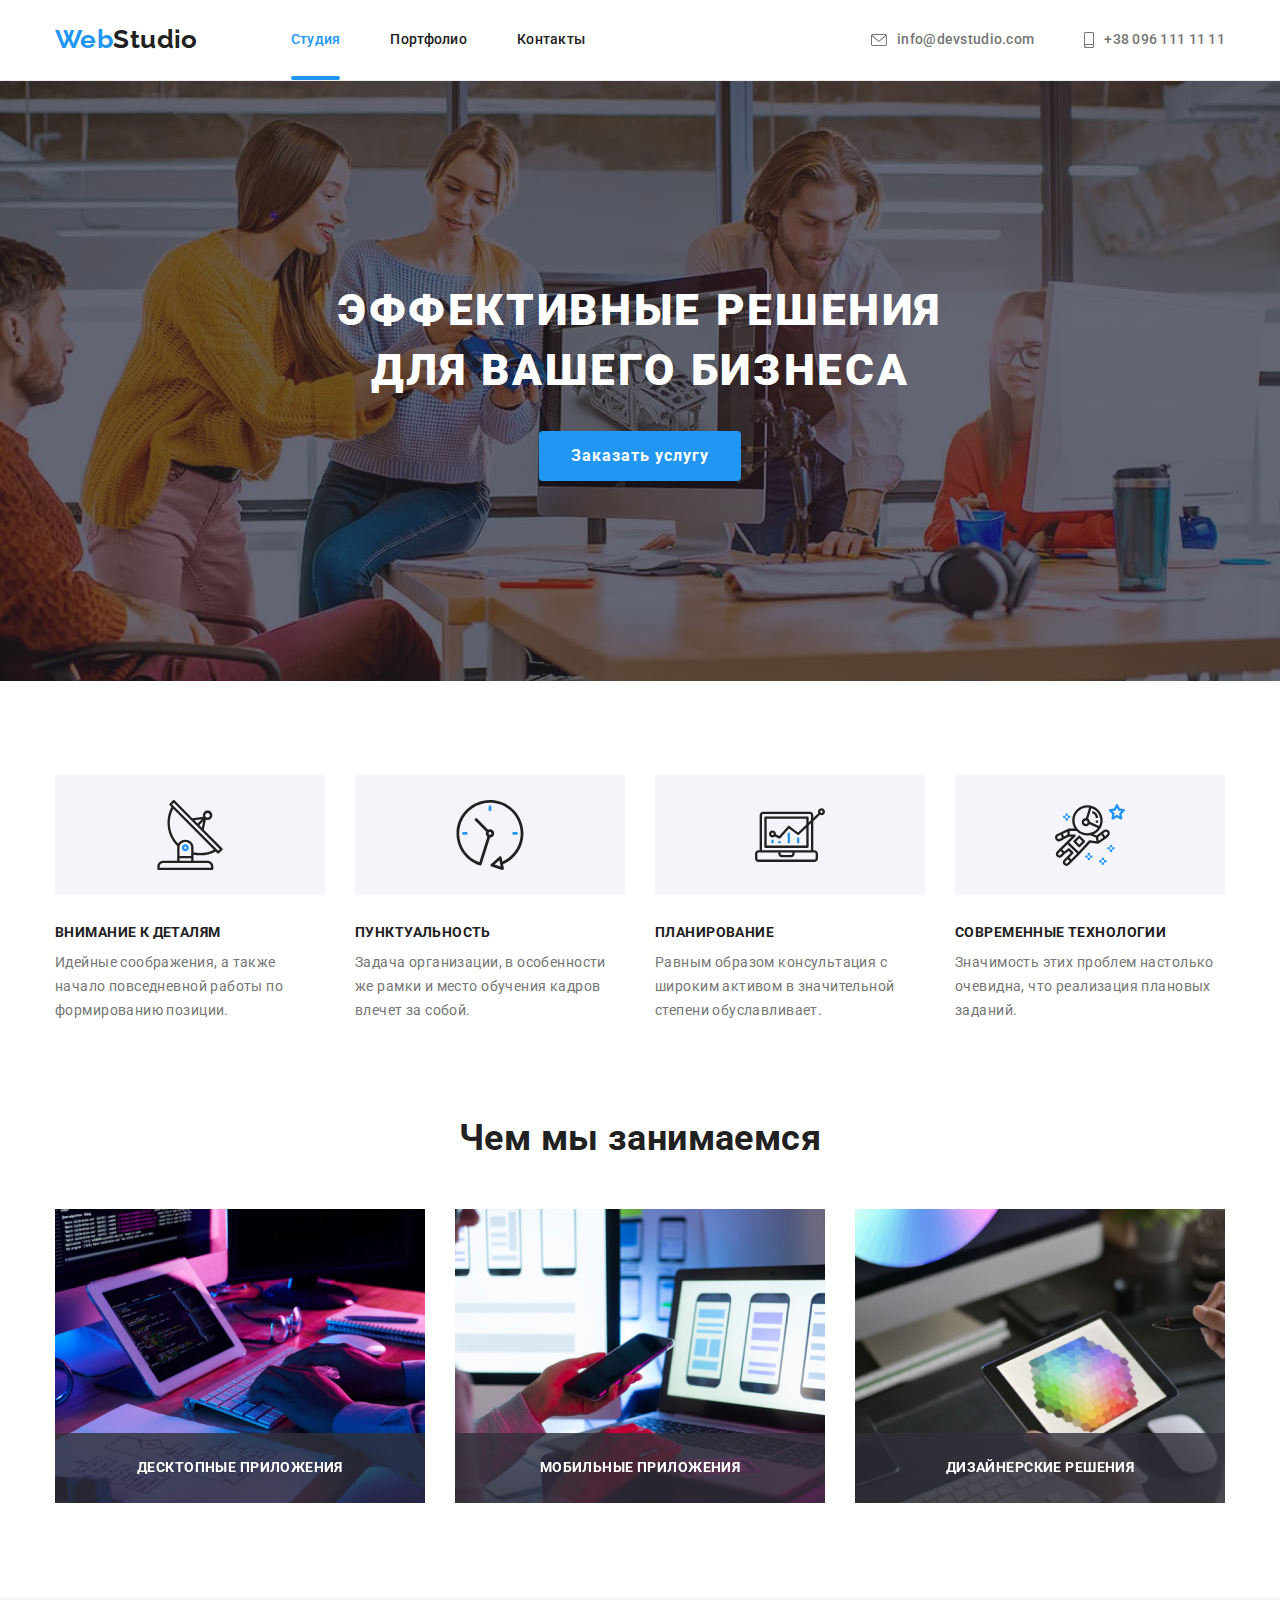
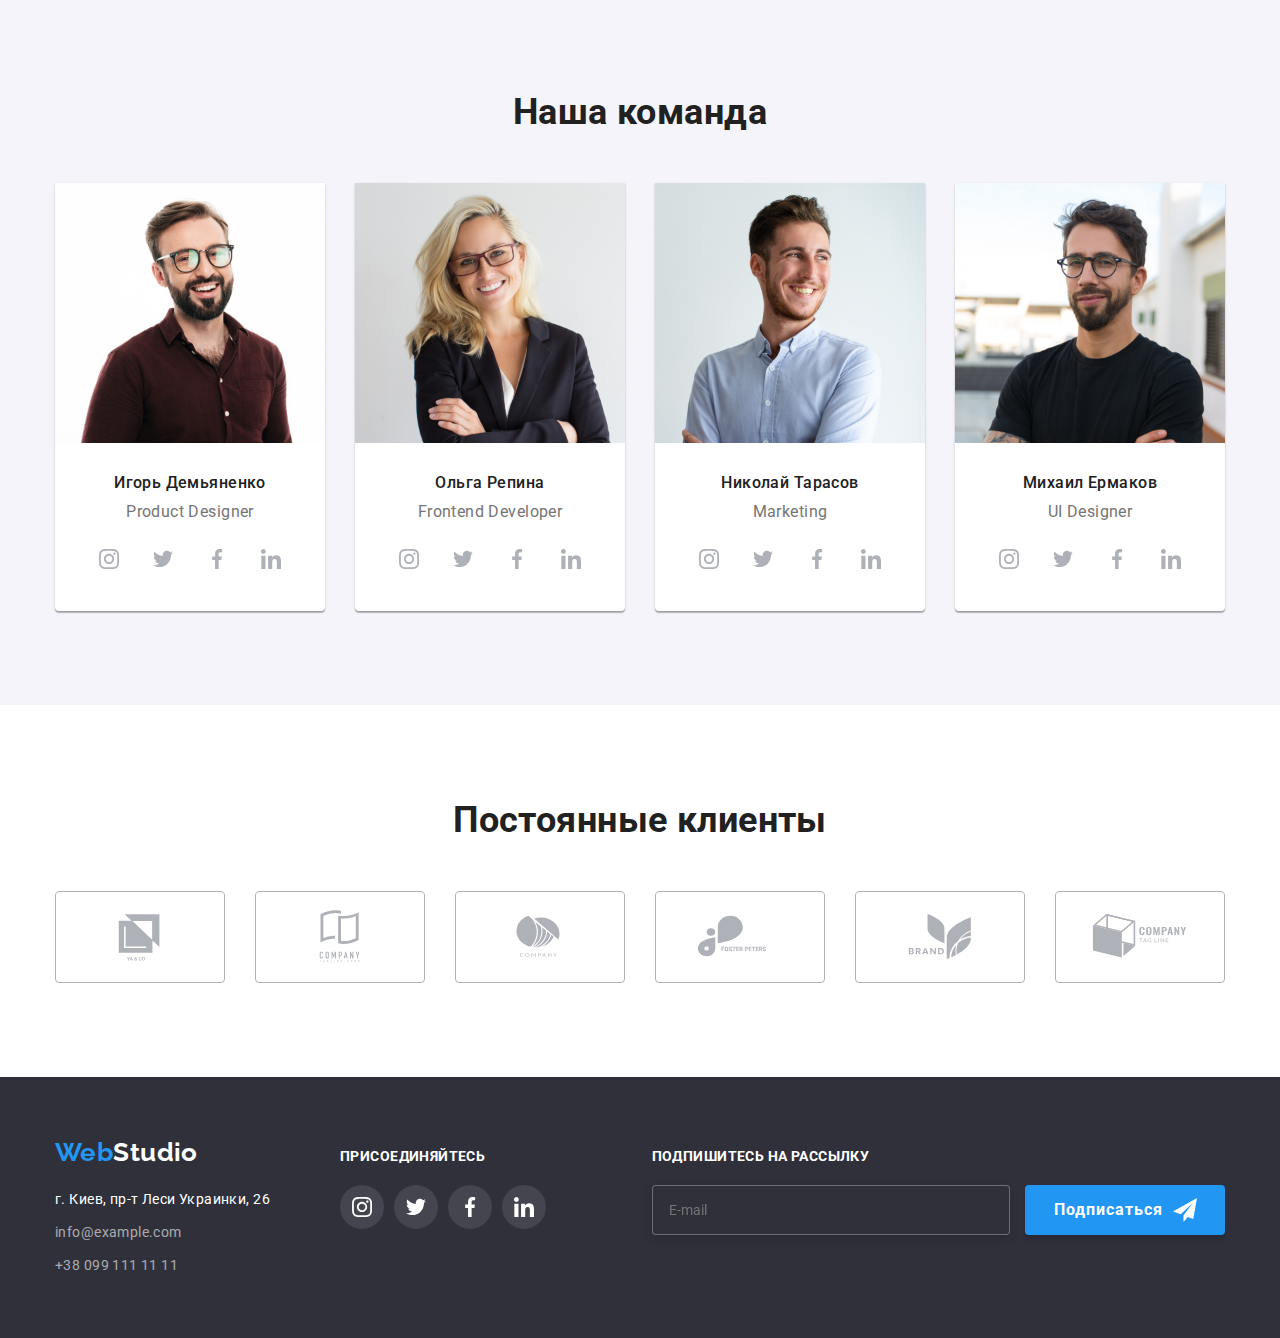
<file: index.html>
<!DOCTYPE html>
<html lang="ru">
<head>
	<meta charset="UTF-8">
	<meta http-equiv="X-UA-Compatible" content="IE=edge">
	<meta name="viewport" content="width=device-width, initial-scale=1.0">
	<title>WebStudio</title>
	<link href="https://fonts.googleapis.com/css2?family=Raleway:wght@700&family=Roboto:wght@400;500;700;900&display=swap" rel="stylesheet">
	<link rel="stylesheet" href="./css/main.min.css">
</head>
<body class="link">
	
<!-- Header сайта -->

<header>
	<div class="header container">
		<nav class="header__nav">
			<a href="./index.html" class="logo link"><span class="logo__title">Web</span>Studio</a>
				<ul class="site-nav list-style">
				<li class="site-nav__item"><a href="./index.html"  class="site-nav__link link site-nav__link--active">Студия</a></li>
				<li class="site-nav__item"><a href="./portfolio.html"  class="site-nav__link link">Портфолио</a></li>
				<li class="site-nav__item"><a href=""  class="site-nav__link link">Контакты</a></li>
			</ul>
		</nav>
		<ul class="header__info list-style">
			<li class="info__item">
				<a href="mailto:info@devstudio.com" class="info__link link" >
					<svg class="info__email-icon" width="16" height="12">
				<use href="./images/icons.svg#icon-emeil"
				></use>
			</svg>info@devstudio.com</a></li>
			<li class="info__item"><a href="tel:+380961111111" class="info__link link">
				<svg class="info__tel-icon" width="10" height="16">
					<use href="./images/icons.svg#icon-smartphone"
					></use>
				</svg>+38 096 111 11 11</a></li>
		</ul>
	</div>
	
</header>

<!-- Main сайта -->

<main>

<section class="hero">
	<div class="container">
		<h1 class="hero__title">Эффективные решения для вашего бизнеса</h1>
		<button type="button" class="hero__button button" data-modal-open>Заказать услугу</button>
		<div class="backdrop is-hidden" data-modal>
			<div class="modal">
				<h2 class="modal__title">Оставьте свои данные, мы вам перезвоним</h2>
				<form class="form">
					<label class="form__field">
						<span class="form__label">Имя</span>
						<input 
							type="text"
							class="form__input" 
							name="name" 
							placeholder=" "
							required/>
						
						<span class="form__icon">
							<svg width="18" height="18">
								<use href="./images/icons.svg#icon-person"></use>
							</svg>
						</span>
					</label>

					<label class="form__field">
						<span class="form__label">Телефон</span>
						<input 
							type="tel"
							class="form__input" 
							name="tel"
							placeholder=" "
							required/>
						
						<span class="form__icon">
							<svg width="18" height="18">
								<use href="./images/icons.svg#icon-phone"></use>
							</svg>
						</span>
					</label>

					<label class="form__field">
						<span class="form__label">Почта</span>
						<input 
							type="email"
							class="form__input" 
							name="mail" 
							placeholder=" "
							required/>
						<span class="form__icon">
							<svg width="18" height="18">
								<use href="./images/icons.svg#icon-email"></use>
							</svg>
						</span>
					</label>

					<label class="form__field">
						<span class="form__label">Комментарий</span>
						<textarea
							class="form__textarea"
							name="comment" 
							rows="5"
							placeholder="Введите текст"></textarea>
					</label>
					
					<label class="checkbox__label">
						<input 
							type="checkbox"
							class="checkbox__input" 
							name="policy"
							value="policy"
							required/>
						<span class="checkbox__icon">
							</span>
						<span class="checkbox__text">Соглашаюсь с рассылкой и принимаю <a href="#" class="checkbox__link">Условия договора</a></span>
					</label>

					<button type="submit" class="form__button button">Отправить</button>
				</form>
				
				<button class="modal_close-button" data-modal-close>
					<svg class="modal__icon" width="18" height="18">
						<use href="./images/icons.svg#icon-close"
						></use>
					</svg>
				</button>
			</div>
		</div>
	</div>
</section>

<section class="benefits">
	<div class="container">
		<h2 class="title visually-hidden">Наши преимущества</h2>
		<ul class="benefits__list list-style">
			<li class="benefits__item">
				<div class="card">
					<svg class="card__icon" width="70" height="70">
						<use href="./images/icons.svg#icon-antenna"
						></use>
					</svg>
				</div>
				<h3 class="card__title">Внимание к деталям</h3>
				<p class="card__description">Идейные соображения, а также начало повседневной работы по формированию позиции.</p>
			</li>
			<li class="benefits__item">
				<div class="card">
					<svg class="card__icon" width="70" height="70">
						<use href="./images/icons.svg#icon-clock"
						></use>
					</svg>
				</div>
				<h3 class="card__title">Пунктуальность</h3>
				<p class="card__description">Задача организации, в особенности же рамки и место обучения кадров влечет за собой.</p>
			</li>
			<li class="benefits__item">
				<div class="card">
					<svg class="card__icon" width="70" height="70">
						<use href="./images/icons.svg#icon-diagram"
						></use>
					</svg>
				</div>
				<h3 class="card__title">Планирование</h3>
				<p class="card__description">Равным образом консультация с широким активом в значительной степени обуславливает.</p>
			</li>
			<li class="benefits__item">
				<div class="card">
					<svg class="card__icon" width="70" height="70">
						<use href="./images/icons.svg#icon-astronaut"
						></use>
					</svg>
				</div>
				<h3 class="card__title">Современные технологии</h3>
				<p class="card__description">Значимость этих проблем настолько очевидна, что реализация плановых заданий.</p>
			</li>
		</ul>
	</div>
</section>

<section class="about">
	<div class="container">
		<h2 class="title">Чем мы занимаемся</h2>
		<ul class="about__list list-style">
			<li class="about__item">
				<img src="./images/class01.jpg" alt="занятие1" width="370" height="294">
				<p class="about__text">Десктопные приложения</p>
			</li>
			<li class="about__item">
					<img src="./images/class02.jpg" alt="занятие2" width="370" height="294">
					<p class="about__text">Мобильные приложения</p>
			</li>
			<li class="about__item">
					<img src="./images/class03.jpg" alt="занятие3" width="370" height="294">
					<p class="about__text">Дизайнерские решения</p>
			</li>
		</ul>
	</div>
</section>

<section class="section-team">
	<div class="container">
		<h2 class="title">Наша команда</h2>
		<ul class="section-team__list list-style">
			<li class="section-team__item">
				<img src="./images/member01.jpg" 
					alt="Игорь Демьяненко"
					width="270" 
					height="260" />
					<div class="photo-card">
						<h3 class="photo-card__title">Игорь Демьяненко</h3>
						<p class="photo-card__description">Product Designer</p>
						<ul class="socpublic list-style">
							<li class="socpublic__item">
								<a href="" class="socpublic__link link">
									<svg class="socpublic__icon" width="20" height="20">
										<use href="./images/icons.svg#icon-instagram"
										></use>
									</svg>
								</a>
							</li>
							<li class="socpublic__item">
								<a href="" class="socpublic__link link">
									<svg class="socpublic__icon" width="20" height="20">
										<use href="./images/icons.svg#icon-twitter"
										></use>
									</svg>
								</a>
							</li>
							<li class="socpublic__item">
								<a href="" class="socpublic__link link">
									<svg class="socpublic__icon" width="20" height="20">
										<use href="./images/icons.svg#icon-facebook"
										></use>
									</svg>
								</a>
							</li>
							<li class="socpublic__item">
								<a href="" class="socpublic__link link">
									<svg class="socpublic__icon" width="20" height="20">
										<use href="./images/icons.svg#icon-linkedin"
										></use>
									</svg>
								</a>
							</li>
						</ul>
					</div>
				
			</li>
			<li class="section-team__item">
				<img src="./images/member02.jpg" 
					alt="Ольга Репина" 
					width="270" 
					height="260" />
					<div class="photo-card">
						<h3 class="photo-card__title">Ольга Репина</h3>
						<p class="photo-card__description">Frontend Developer</p>
						<ul class="socpublic list-style">
							<li class="socpublic__item">
								<a href="" class="socpublic__link link">
									<svg class="socpublic__icon" width="20" height="20">
										<use href="./images/icons.svg#icon-instagram"
										></use>
									</svg>
								</a>
							</li>
							<li class="socpublic__item">
								<a href="" class="socpublic__link link">
									<svg class="socpublic__icon" width="20" height="20">
										<use href="./images/icons.svg#icon-twitter"
										></use>
									</svg>
								</a>
							</li>
							<li class="socpublic__item">
								<a href="" class="socpublic__link link">
									<svg class="socpublic__icon" width="20" height="20">
										<use href="./images/icons.svg#icon-facebook"
										></use>
									</svg>
								</a>
							</li>
							<li class="socpublic__item">
								<a href="" class="socpublic__link link">
									<svg class="socpublic__icon" width="20" height="20">
										<use href="./images/icons.svg#icon-linkedin"
										></use>
									</svg>
								</a>
							</li>
						</ul>
					</div>
				
			</li>
			<li class="section-team__item">
				<img src="./images/member03.jpg" 
					alt="Николай Тарасов" 
					width="270" 
					height="260" />
					<div class="photo-card">
						<h3 class="photo-card__title">Николай Тарасов</h3>
						<p class="photo-card__description">Marketing</p>
						<ul class="socpublic list-style">
							<li class="socpublic__item">
								<a href="" class="socpublic__link link">
									<svg class="socpublic__icon" width="20" height="20">
										<use href="./images/icons.svg#icon-instagram"
										></use>
									</svg>
								</a>
							</li>
							<li class="socpublic__item">
								<a href="" class="socpublic__link link">
									<svg class="socpublic__icon" width="20" height="20">
										<use href="./images/icons.svg#icon-twitter"
										></use>
									</svg>
								</a>
							</li>
							<li class="socpublic__item">
								<a href="" class="socpublic__link link">
									<svg class="socpublic__icon" width="20" height="20">
										<use href="./images/icons.svg#icon-facebook"
										></use>
									</svg>
								</a>
							</li>
							<li class="socpublic__item">
								<a href="" class="socpublic__link link">
									<svg class="socpublic__icon" width="20" height="20">
										<use href="./images/icons.svg#icon-linkedin"
										></use>
									</svg>
								</a>
							</li>
						</ul>
						
					</div>
				
			</li>
			<li class="section-team__item">
				<img src="./images/member04.jpg" 
					alt="Михаил Ермаков" 
					width="270" 
					height="260" />
					<div class="photo-card">
						<h3 class="photo-card__title">Михаил Ермаков</h3>
						<p class="photo-card__description">UI Designer</p>
						<ul class="socpublic list-style">
							<li class="socpublic__item">
								<a href="" class="socpublic__link link">
									<svg class="socpublic__icon" width="20" height="20">
										<use href="./images/icons.svg#icon-instagram"
										></use>
									</svg>
								</a>
							</li>
							<li class="socpublic__item">
								<a href="" class="socpublic__link link">
									<svg class="socpublic__icon" width="20" height="20">
										<use href="./images/icons.svg#icon-twitter"
										></use>
									</svg>
								</a>
							</li>
							<li class="socpublic__item">
								<a href="" class="socpublic__link link">
									<svg class="socpublic__icon" width="20" height="20">
										<use href="./images/icons.svg#icon-facebook"
										></use>
									</svg>
								</a>
							</li>
							<li class="socpublic__item">
								<a href="" class="socpublic__link link">
									<svg class="socpublic__icon" width="20" height="20">
										<use href="./images/icons.svg#icon-linkedin"
										></use>
									</svg>
								</a>
							</li>
						</ul>
					</div>
			</li>
		</ul>
	</div>
</section>

<section class="clients">
	<div class="container">
		<h2 class="title">Постоянные клиенты</h2>
		<ul class="clients__list list-style">
			<li class="clients__item">
				<a href="" class="company-logo link">
					<svg class="company-logo__icon" width="106" height="60">
						<use href="./images/icons.svg#icon-company01"
						></use>
					</svg>
				</a>
			</li>
			<li class="clients__item">
				<a href="" class="company-logo link">
					<svg class="company-logo__icon" width="106" height="60">
						<use href="./images/icons.svg#icon-company02"
						></use>
					</svg>
				</a>
			</li>
			<li class="clients__item">
				<a href="" class="company-logo link">
					<svg class="company-logo__icon" width="106" height="60">
						<use href="./images/icons.svg#icon-company03"
						></use>
					</svg>
				</a>
			</li>
			<li class="clients__item">
				<a href="" class="company-logo link">
					<svg class="company-logo__icon" width="106" height="60">
						<use href="./images/icons.svg#icon-company04"
						></use>
					</svg>
				</a>
			</li>
			<li class="clients__item">
				<a href="" class="company-logo link">
					<svg class="company-logo__icon" width="106" height="60">
						<use href="./images/icons.svg#icon-company05"
						></use>
					</svg>
				</a>
			</li>
			<li class="clients__item">
				<a href="" class="company-logo link">
					<svg class="company-logo__icon" width="106" height="60">
						<use href="./images/icons.svg#icon-company06"
						></use>
					</svg>
				</a>
			</li>
		</ul>
	</div>

</section>

</main>

<!-- Footer сайта -->

<footer class="footer">
	<div class="container footer__container">
		<div class="footer__nav">
			<a href="./index.html" class="footer__logo logo link"><span class="logo__title">Web</span>Studio</a>
	
		<address class="address">
			<ul class="adress__list list-style">
				<li class="address__item"><a href="https://goo.gl/maps/6TennLFHAqJzWJgR6" class="address__link address__link--white link" target="_blank" rel="noopener noreferrer nofollow">г. Киев, пр-т Леси Украинки, 26</a></li>
				<li class="address__item"><a href="mailto:info@example.com" class="address__link link">info@example.com</a></li>
				<li class="address__item"><a href="tel:+380991111111" class="address__link link">+38 099 111 11 11</a></li>
			</ul>
		</address>
		</div>
			
		<div class="footer-socpublic">
			<h2 class="footer__title">Присоединяйтесь</h2>
			<ul class="socpublic list-style">
				<li class="socpublic__item">
					<a href="" class="socpublic__link socpublic__link--grey link">
						<svg class="socpublic__icon" width="20" height="20">
							<use href="./images/icons.svg#icon-instagram"
							></use>
						</svg>
					</a>
				</li>
				<li class="socpublic__item">
					<a href="" class="socpublic__link socpublic__link--grey link">
						<svg class="socpublic__icon" width="20" height="20">
							<use href="./images/icons.svg#icon-twitter"
							></use>
						</svg>
					</a>
				</li>
				<li class="socpublic__item">
					<a href="" class="socpublic__link socpublic__link--grey link">
						<svg class="socpublic__icon" width="20" height="20">
							<use href="./images/icons.svg#icon-facebook"
							></use>
						</svg>
					</a>
				</li>
				<li class="socpublic__item">
					<a href="" class="socpublic__link socpublic__link--grey link">
						<svg class="socpublic__icon" width="20" height="20">
							<use href="./images/icons.svg#icon-linkedin"
							></use>
						</svg>
					</a>
				</li>
			</ul>
		</div>

		<div class="form-subscription">
			<h2 class="footer__title">Подпишитесь на рассылку</h2>
			<form>
				<label>
					<input type="email" class="form-subscription__email" name="mail" placeholder="E-mail" required />
				</label>

<button type="submit" class="form-subscription__button button">Подписаться
	<svg class="form-subscription__icon-send" width="24" height="24">
		<use href="./images/icons.svg#icon-send"
		></use>
	</svg>
</button>
			</form>
		</div>
		
	</div>
</footer>
<script src="./js/modal.js"></script>
</body>
</html>
</file>
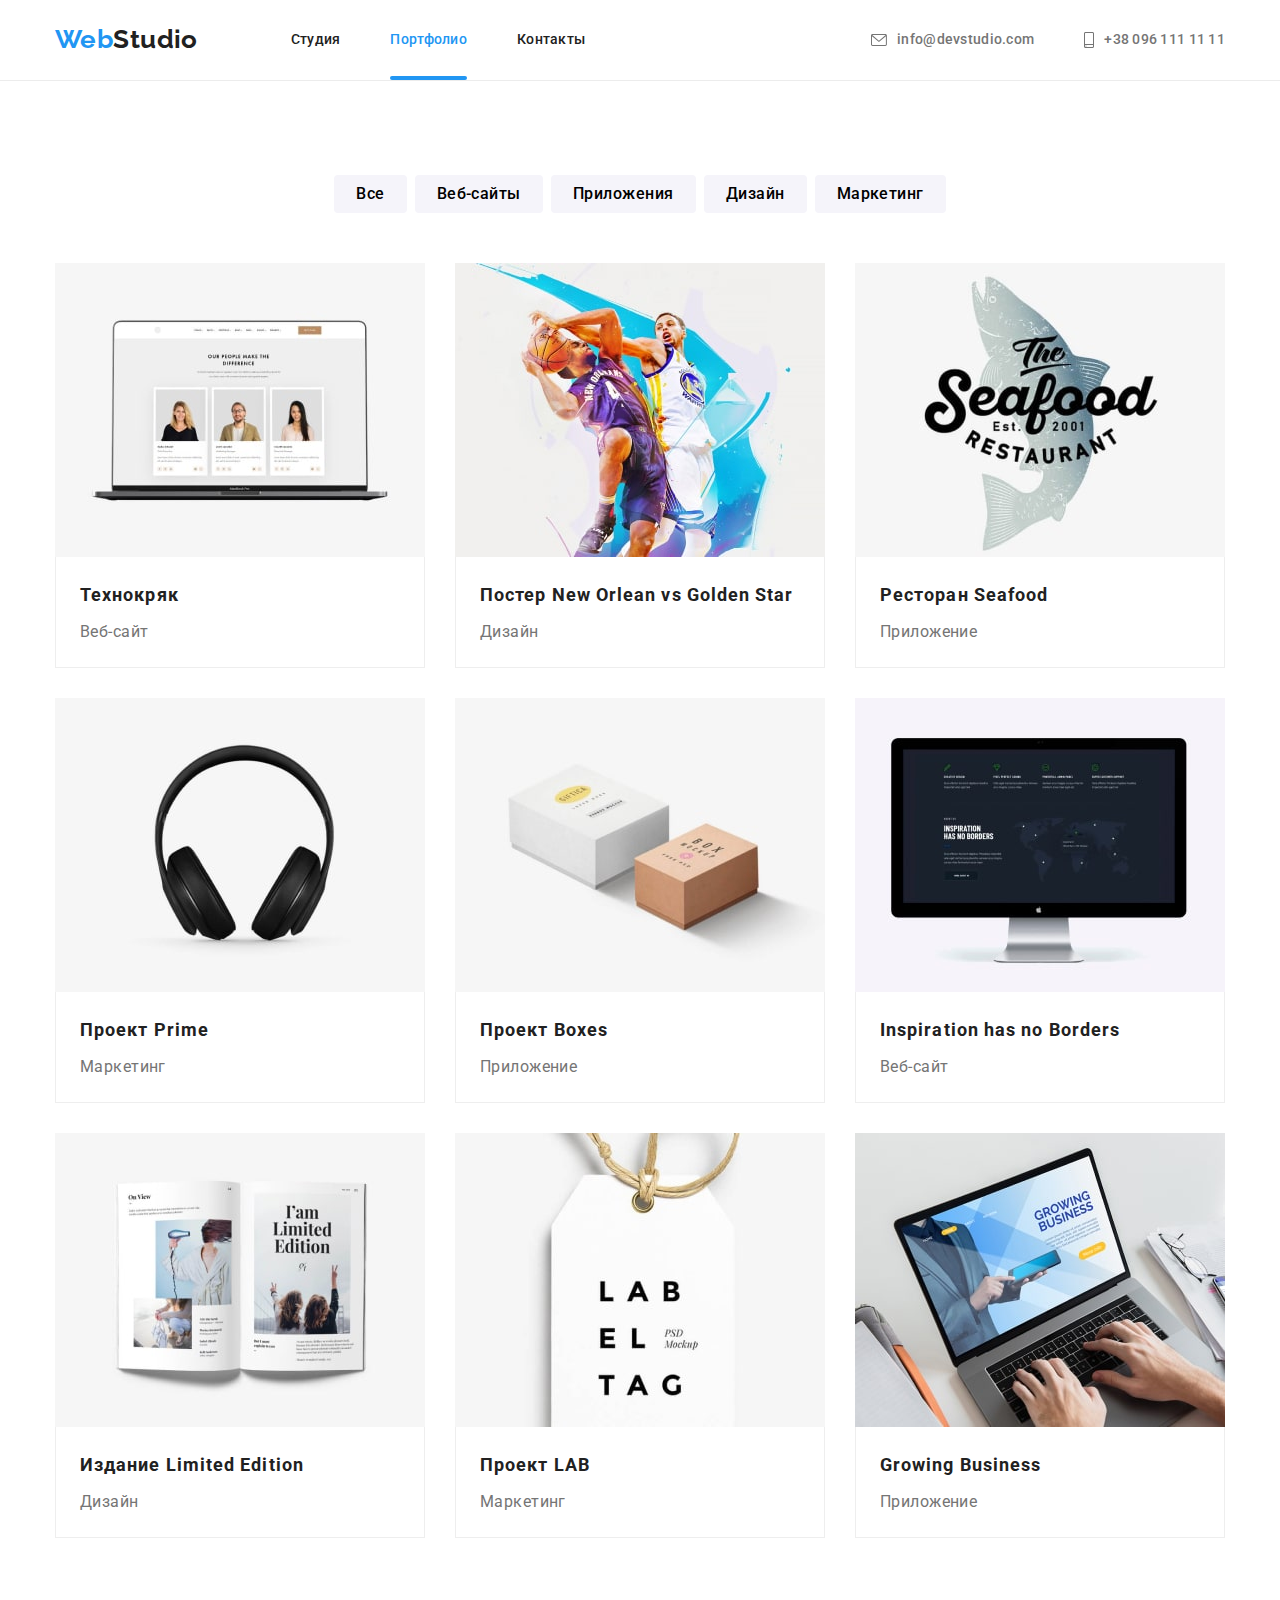
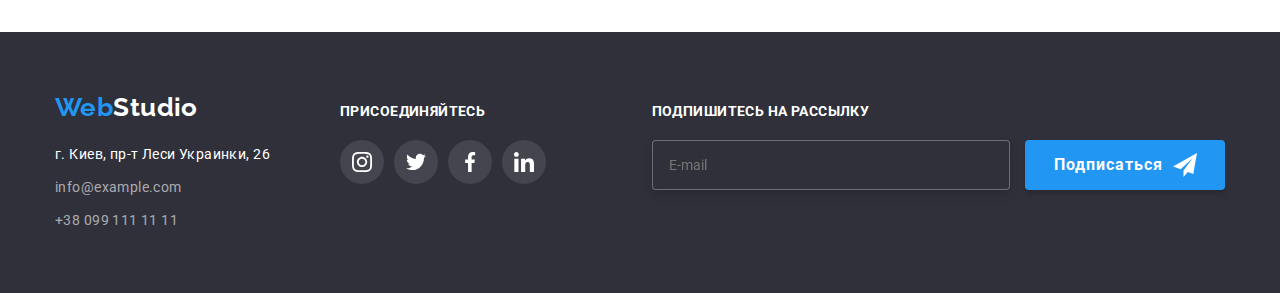
<file: portfolio.html>
<!DOCTYPE html>
<html lang="ru">
<head>
	<meta charset="UTF-8">
	<meta http-equiv="X-UA-Compatible" content="IE=edge">
	<meta name="viewport" content="width=device-width, initial-scale=1.0">
	<title>Portfolio</title>
	<link href="https://fonts.googleapis.com/css2?family=Raleway:wght@700&family=Roboto:wght@400;500;700;900&display=swap" rel="stylesheet">
	<link rel="stylesheet" href="./css/main.min.css">
</head>
<body class="link">
	
<!-- Header сайта -->

<header>
	<div class="header container">
		<nav class="header__nav">
			<a href="./index.html" class="logo link"><span class="logo__title">Web</span>Studio</a>
				<ul class="site-nav list-style">
				<li class="site-nav__item"><a href="./index.html"  class="site-nav__link link">Студия</a></li>
				<li class="site-nav__item"><a href="./portfolio.html"  class="site-nav__link site-nav__link--active link">Портфолио</a></li>
				<li class="site-nav__item"><a href=""  class="site-nav__link link">Контакты</a></li>
			</ul>
		</nav>
		<ul class="header__info list-style">
			<li class="info__item">
				<a href="mailto:info@devstudio.com" class="info__link link" >
					<svg class="info__email-icon" width="16" height="12">
				<use href="./images/icons.svg#icon-emeil"
				></use>
			</svg>info@devstudio.com</a></li>
			<li class="info__item"><a href="tel:+380961111111" class="info__link link">
				<svg class="info__tel-icon" width="10" height="16">
					<use href="./images/icons.svg#icon-smartphone"
					></use>
				</svg>+38 096 111 11 11</a></li>
		</ul>
	</div>
	
</header>

<!-- Main сайта -->

<main>

	<section class="button-section">
		<div class="container">

			<h1 class="title visually-hidden">Наши проекты</h1>
			<ul class="container-button list-style">
				<li class="container-button__item"><button type="button" class="container-button__button">Все</button></li>
				<li class="container-button__item"><button type="button" class="container-button__button">Веб-сайты</button></li>
				<li class="container-button__item"><button type="button" class="container-button__button">Приложения</button></li>
				<li class="container-button__item"><button type="button" class="container-button__button">Дизайн</button></li>
				<li class="container-button__item"><button type="button" class="container-button__button">Маркетинг</button></li>
			</ul>

			<ul class="projects-list list-style">
				<li class="projects-list__item">
					<a href="" class="project-card link">
						<div class="project-card__container">
							<img src="./images/portfolio-1.jpg" alt="Технокряк" width="370" height="294">
							<p class="project-card__text">Ресурс предлагает комплексные предложения с разным уровнем функционала и сервисов. Все это позволит посетителю получить исчерпывающие сведения о компании или частном лице.</p>
						</div>
						<div class="img-content">
							<h2 class="project-card__title">Технокряк</h2>
							<p class="project-card__description">Веб-сайт</p>
						</div>
					</a>
				</li>
				<li class="projects-list__item">
					<a href="" class="project-card link">
						<div class="project-card__container">
							<img src="./images/portfolio-2.jpg" alt="Постер New Orlean vs Golden Star" width="370" height="294">
						<p class="project-card__text">Ресурс предлагает комплексные предложения с разным уровнем функционала и сервисов. Все это позволит посетителю получить исчерпывающие сведения о компании или частном лице.</p>
						</div>
						<div class="img-content">
							<h2 class="project-card__title">Постер New Orlean vs Golden Star</h2>
							<p class="project-card__description">Дизайн</p>
						</div>
					</a>
				</li>
				<li class="projects-list__item">
					<a href="" class="project-card link">
						<div class="project-card__container">
							<img src="./images/portfolio-3.jpg" alt="Иконка ресторана Seafood" width="370" height="294">
							<p class="project-card__text">Ресурс предлагает комплексные предложения с разным уровнем функционала и сервисов. Все это позволит посетителю получить исчерпывающие сведения о компании или частном лице.</p>
						</div>
						<div class="img-content">
							<h2 class="project-card__title">Ресторан Seafood</h2>
							<p class="project-card__description">Приложение</p>
						</div>
					</a>
				</li>
				<li class="projects-list__item">
					<a href="" class="project-card link">
						<div class="project-card__container">
							<img src="./images/portfolio-4.jpg" alt="Проект Prime" width="370" height="294">
							<p class="project-card__text">Ресурс предлагает комплексные предложения с разным уровнем функционала и сервисов. Все это позволит посетителю получить исчерпывающие сведения о компании или частном лице.</p>
						</div>
						<div class="img-content">
							<h2 class="project-card__title">Проект Prime</h2>
							<p class="project-card__description">Маркетинг</p>
						</div>
					</a>
				</li>
				<li class="projects-list__item">
					<a href="" class="project-card link">
						<div class="project-card__container">
							<img src="./images/portfolio-5.jpg" alt="Проект Boxes" width="370" height="294">
							<p class="project-card__text">Ресурс предлагает комплексные предложения с разным уровнем функционала и сервисов. Все это позволит посетителю получить исчерпывающие сведения о компании или частном лице.</p>
						</div>
						<div class="img-content">
							<h2 class="project-card__title">Проект Boxes</h2>
							<p class="project-card__description">Приложение</p>
						</div>
					</a>
				</li>
				<li class="projects-list__item">
					<a href="" class="project-card link">
						<div class="project-card__container">
							<img src="./images/portfolio-6.jpg" alt="Веб-сайт Inspiration has no Borders" width="370" height="294">
						<p class="project-card__text">Ресурс предлагает комплексные предложения с разным уровнем функционала и сервисов. Все это позволит посетителю получить исчерпывающие сведения о компании или частном лице.</p>
						</div>
						<div class="img-content">
							<h2 class="project-card__title" lang="en">Inspiration has no Borders</h2>
							<p class="project-card__description">Веб-сайт</p>
						</div>
					</a>
				</li>
				<li class="projects-list__item">
					<a href="" class="project-card link">
						<div class="project-card__container">
							<img src="./images/portfolio-7.jpg" alt="Дизайн издания Limited Edition" width="370" height="294">
							<p class="project-card__text">Ресурс предлагает комплексные предложения с разным уровнем функционала и сервисов. Все это позволит посетителю получить исчерпывающие сведения о компании или частном лице.</p>
						</div>
						<div class="img-content">
							<h2 class="project-card__title">Издание Limited Edition</h2>
							<p class="project-card__description">Дизайн</p>
						</div>
					</a>
				</li>
				<li class="projects-list__item">
				<a href="" class="project-card link">
					<div class="project-card__container">
						<img src="./images/portfolio-8.jpg" alt="Проект LAB" width="370" height="294">
						<p class="project-card__text">Ресурс предлагает комплексные предложения с разным уровнем функционала и сервисов. Все это позволит посетителю получить исчерпывающие сведения о компании или частном лице.</p>
					</div>
						<div class="img-content">
							<h2 class="project-card__title" >Проект LAB</h2>
							<p class="project-card__description">Маркетинг</p>
						</div>
				</a>
				</li>
				<li class="projects-list__item">
					<a href="" class="project-card link">
						<div class="project-card__container">
							<img src="./images/portfolio-9.jpg" alt="Приложение Growing Business" width="370" height="294">
							<p class="project-card__text">Ресурс предлагает комплексные предложения с разным уровнем функционала и сервисов. Все это позволит посетителю получить исчерпывающие сведения о компании или частном лице.</p>
						</div>
						<div class="img-content">
							<h2 class="project-card__title" lang="en">Growing Business</h2>
							<p class="project-card__description">Приложение</p>
						</div>
					</a>
				</li>
			</ul>

		</div>

	</section>
</main>

	<!-- Footer сайта -->

	<footer class="footer">
		<div class="container footer__container">
			<div class="footer__nav">
				<a href="./index.html" class="footer__logo logo link"><span class="logo__title">Web</span>Studio</a>
		
			<address class="address">
				<ul class="adress__list list-style">
					<li class="address__item"><a href="https://goo.gl/maps/6TennLFHAqJzWJgR6" class="address__link address__link--white link" target="_blank" rel="noopener noreferrer nofollow">г. Киев, пр-т Леси Украинки, 26</a></li>
					<li class="address__item"><a href="mailto:info@example.com" class="address__link link">info@example.com</a></li>
					<li class="address__item"><a href="tel:+380991111111" class="address__link link">+38 099 111 11 11</a></li>
				</ul>
			</address>
			</div>
				
			<div class="footer-socpublic">
				<h2 class="footer__title">Присоединяйтесь</h2>
				<ul class="socpublic list-style">
					<li class="socpublic__item">
						<a href="" class="socpublic__link socpublic__link--grey link">
							<svg class="socpublic__icon" width="20" height="20">
								<use href="./images/icons.svg#icon-instagram"
								></use>
							</svg>
						</a>
					</li>
					<li class="socpublic__item">
						<a href="" class="socpublic__link socpublic__link--grey link">
							<svg class="socpublic__icon" width="20" height="20">
								<use href="./images/icons.svg#icon-twitter"
								></use>
							</svg>
						</a>
					</li>
					<li class="socpublic__item">
						<a href="" class="socpublic__link socpublic__link--grey link">
							<svg class="socpublic__icon" width="20" height="20">
								<use href="./images/icons.svg#icon-facebook"
								></use>
							</svg>
						</a>
					</li>
					<li class="socpublic__item">
						<a href="" class="socpublic__link socpublic__link--grey link">
							<svg class="socpublic__icon" width="20" height="20">
								<use href="./images/icons.svg#icon-linkedin"
								></use>
							</svg>
						</a>
					</li>
				</ul>
			</div>
	
			<div class="form-subscription">
				<h2 class="footer__title">Подпишитесь на рассылку</h2>
				<form>
					<label>
						<input type="email" class="form-subscription__email" name="mail" placeholder="E-mail" required />
					</label>
	
	<button type="submit" class="form-subscription__button button">Подписаться
		<svg class="form-subscription__icon-send" width="24" height="24">
			<use href="./images/icons.svg#icon-send"
			></use>
		</svg>
	</button>
				</form>
			</div>
			
		</div>
	</footer>
	<script src="./js/modal.js"></script>
	</body>
	</html>
</file>
<file: css/main.min.css>
/*! modern-normalize v1.1.0 | MIT License | https://github.com/sindresorhus/modern-normalize */*,::before,::after{box-sizing:border-box}html{line-height:1.15;-webkit-text-size-adjust:100%;-moz-tab-size:4;tab-size:4}body{margin:0;font-family:system-ui,-apple-system,"Segoe UI",Roboto,Helvetica,Arial,sans-serif,"Apple Color Emoji","Segoe UI Emoji"}hr{height:0;color:inherit}abbr[title]{text-decoration:underline dotted}b,strong{font-weight:bolder}code,kbd,samp,pre{font-family:ui-monospace,SFMono-Regular,Consolas,"Liberation Mono",Menlo,monospace;font-size:1em}small{font-size:80%}sub,sup{font-size:75%;line-height:0;position:relative;vertical-align:baseline}sub{bottom:-0.25em}sup{top:-0.5em}table{text-indent:0;border-color:inherit}button,input,optgroup,select,textarea{font-family:inherit;font-size:100%;line-height:1.15;margin:0}button,select{text-transform:none}button,[type=button],[type=reset],[type=submit]{-webkit-appearance:button}::-moz-focus-inner{border-style:none;padding:0}:-moz-focusring{outline:1px dotted ButtonText}:-moz-ui-invalid{box-shadow:none}legend{padding:0}progress{vertical-align:baseline}::-webkit-inner-spin-button,::-webkit-outer-spin-button{height:auto}[type=search]{-webkit-appearance:textfield;outline-offset:-2px}::-webkit-search-decoration{-webkit-appearance:none}::-webkit-file-upload-button{-webkit-appearance:button;font:inherit}summary{display:list-item}html{box-sizing:border-box}body{color:#212121;background-color:#fff;font-family:Roboto,sans-serif;letter-spacing:.03em;font-size:14px}h1,h2,h3,h4,h5,h6,p{margin:0}img{display:block}.container{width:1200px;padding-left:15px;padding-right:15px;margin-left:auto;margin-right:auto}.link{text-decoration:none}.visually-hidden{position:absolute;width:1px;height:1px;margin:-1px;border:0;padding:0;white-space:nowrap;clip-path:inset(100%);clip:rect(0 0 0 0);overflow:hidden}.list-style{list-style:none;padding:0;margin:0}.company-logo,.about__text,.checkbox__label,.header .info__link,.socpublic__link,.socpublic{display:flex;align-items:center}.logo{padding-top:24px;padding-bottom:25px;color:#212121;font-family:Raleway,sans-serif;font-weight:700;font-size:26px;line-height:1.19}.logo__title{color:#2196f3}.socpublic{justify-content:center}.socpublic__item+.socpublic__item{margin-left:10px}.socpublic__link{justify-content:center;width:44px;height:44px;border-radius:50%;color:#afb1b8;transition:color 250ms cubic-bezier(0.4, 0, 0.2, 1),background-color 250ms cubic-bezier(0.4, 0, 0.2, 1)}.socpublic__link:hover,.socpublic__link:focus{background-color:#2196f3;color:#fff}.socpublic__icon{fill:currentColor}.socpublic__link--grey{color:#fff;background-color:rgba(255,255,255,.1)}header{border-bottom:1px solid #ececec}.header{display:flex}.header__nav{display:flex;justify-content:flex-start}.header__info{display:flex}.site-nav{display:flex;margin-left:93px}.site-nav__item+.site-nav__item{margin-left:50px}.site-nav__link{display:block;padding-top:32px;padding-bottom:32px;color:#212121;font-weight:500;letter-spacing:.02em;line-height:1.14;transition:color 250ms cubic-bezier(0.4, 0, 0.2, 1)}.site-nav__link:hover,.site-nav__link:focus{color:#2196f3}.site-nav__link--active{color:#2196f3;position:relative}.site-nav__link--active::after{position:absolute;left:0;bottom:0;display:block;content:"";width:100%;height:4px;border-radius:2px;background-color:#2196f3}.header .info__link{padding-top:32px;padding-bottom:32px}.header__info{margin-left:auto}.info__link{color:#757575;font-weight:500;letter-spacing:.02em;line-height:1.14;transition:color 250ms cubic-bezier(0.4, 0, 0.2, 1)}.info__link:hover,.info__link:focus{color:#2196f3}.info__email-icon{fill:currentColor;margin-right:10px}.info__tel-icon{fill:currentColor;margin-right:10px}.info__item+.info__item{margin-left:50px}.title{margin-bottom:50px;font-weight:700;font-size:36px;line-height:1.17;text-align:center}.hero{max-width:1600px;height:600px;margin-left:auto;margin-right:auto;padding-top:200px;padding-bottom:200px;background-color:#2f303a;background-image:linear-gradient(to right, rgba(47, 48, 58, 0.4), rgba(47, 48, 58, 0.4)),url("../images/header-backgound.jpg");background-repeat:no-repeat;background-size:cover;background-position:center;text-align:center}.hero__title{width:696px;margin-bottom:30px;margin-left:auto;margin-right:auto;text-align:center;color:#fff;font-weight:900;font-size:44px;line-height:1.36;letter-spacing:.06em;text-transform:uppercase}.button{display:inline-block;border:none;box-shadow:0px 4px 4px rgba(0,0,0,.15);border-radius:4px;min-width:200px;padding:10px 32px;background-color:#2196f3;color:#fff;font-family:inherit;font-weight:700;font-size:16px;line-height:1.88;letter-spacing:.06em;cursor:pointer;text-align:center;transition:background-color 250ms cubic-bezier(0.4, 0, 0.2, 1)}.button:hover,.button:focus{background-color:#188ce8}.backdrop{position:fixed;top:0;left:0;width:100%;height:100%;background:rgba(0,0,0,.2);opacity:1;transition:opacity 250ms cubic-bezier(0.4, 0, 0.2, 1),visibility 250ms cubic-bezier(0.4, 0, 0.2, 1)}.backdrop.is-hidden{visibility:none;opacity:0;pointer-events:none}.backdrop.is-hidden .modal{transform:translate(-50%, -50%) scale(0.8)}.modal{position:absolute;top:50%;left:50%;padding:40px;width:528px;height:581px;background:#fff;box-shadow:0px 1px 3px rgba(0,0,0,.12),0px 1px 1px rgba(0,0,0,.14),0px 2px 1px rgba(0,0,0,.2);border-radius:4px;transform:translate(-50%, -50%) scale(1);transition:transform 250ms cubic-bezier(0.4, 0, 0.2, 1)}.modal__title{margin-bottom:12px;font-weight:700;font-size:20px;line-height:1.15;text-align:center}.modal_close-button{position:absolute;right:8px;top:8px;display:flex;justify-content:center;align-items:center;width:30px;height:30px;border:1px solid rgba(0,0,0,.1);border-radius:50%;background:rgba(0,0,0,0);color:#000;cursor:pointer;transition:color 250ms cubic-bezier(0.4, 0, 0.2, 1)}.modal__icon{fill:currentColor}.modal_close-button:hover,.modal_close-button:focus{color:#2196f3}.form{margin-left:auto;margin-right:auto}.form__field{position:relative;display:flex;flex-direction:column;margin-bottom:10px;color:#212121}.form__input{padding:12px 42px;width:100%;height:40px;border:1px solid rgba(33,33,33,.2);border-radius:4px;outline:none;font:inherit;transition:border-color 250ms cubic-bezier(0.4, 0, 0.2, 1)}.form__label{margin-bottom:4px;text-align:start;color:#757575;font-size:12px;line-height:1.17;letter-spacing:.01em}.form__icon{position:absolute;top:29px;left:15px;fill:currentColor;transition:color 250ms cubic-bezier(0.4, 0, 0.2, 1)}.form__textarea{margin:0;padding:12px 16px;width:100%;height:120px;resize:none;border:1px solid rgba(33,33,33,.2);border-radius:4px;outline:none;font:inherit;transition:border-color 250ms cubic-bezier(0.4, 0, 0.2, 1)}.form__button{padding-left:56px;padding-right:55px}label:nth-last-of-type(2){margin-bottom:20px}.form__field:focus-within>.form__icon,.form__field:hover>.form__icon{color:#2196f3}.form__field:focus-within>.form__input,.form__field:hover>.form__input{border-color:#2196f3}.form__textarea:focus-within,.form__textarea:hover{border-color:#2196f3}.checkbox__label{position:relative;margin-bottom:30px}.checkbox__input{position:absolute;width:1px;height:1px;margin:-1px;border:0;padding:0;clip:rect(0 0 0 0);overflow:hidden}.checkbox__icon{margin-right:9px;margin-left:12px;width:16px;height:15px;border:2px solid #212121;border-radius:2px}.checkbox__text{font-size:14px;line-height:1.71;letter-spacing:.03em;color:#757575}.checkbox__text .checkbox__link{color:#2196f3;text-decoration:underline}.checkbox__input:checked+.checkbox__icon{background-color:#2196f3;border-color:#2196f3;background-image:url(../images/check.svg);background-repeat:no-repeat;background-position:center;background-origin:border-box}.benefits{padding-top:94px;padding-bottom:94px}.benefits__list{display:flex}.benefits__item{flex-basis:calc((100% - 90px)/4)}.benefits__item+.benefits__item{margin-left:30px}.card{height:120px;padding:25px 100px;margin-bottom:30px;background-color:#f5f4fa}.card__title{margin-bottom:10px;font-weight:700;font-size:14px;line-height:1.14;text-transform:uppercase}.card__description{color:#757575;font-weight:400;line-height:1.71}.about{padding-bottom:94px}.about__list{display:flex}.about__item{position:relative}.about__item+.about__item{margin-left:30px}.about__text{position:absolute;width:100%;height:70px;bottom:0;left:0;justify-content:center;background:rgba(47,48,58,.8);color:#fff;font-weight:700;line-height:1.14;text-transform:uppercase}.section-team{margin-top:0;margin-bottom:0;padding-top:94px;padding-bottom:94px;background-color:#f5f4fa}.section-team__list{display:flex}.section-team__item+.section-team__item{margin-left:30px}.section-team__item{width:270px;text-align:center;background-color:#fff;box-shadow:0px 1px 3px rgba(0,0,0,.12),0px 1px 1px rgba(0,0,0,.14),0px 2px 1px rgba(0,0,0,.2);border-radius:0px 0px 4px 4px}.photo-card{padding-top:30px;padding-bottom:30px}.photo-card__title{margin-bottom:10px;font-weight:500;font-size:16px;line-height:1.19}.photo-card__description{color:#757575;margin-bottom:16px;font-weight:400;font-size:16px;line-height:1.19;text-align:center}.clients{padding-top:94px;padding-bottom:94px}.clients__list{display:flex}.clients__item+.clients__item{margin-left:30px}.company-logo{justify-content:center;width:170px;height:92px;border:1px solid #afb1b8;border-radius:4px;color:#afb1b8;transition:color 250ms cubic-bezier(0.4, 0, 0.2, 1),border 250ms cubic-bezier(0.4, 0, 0.2, 1)}.company-logo:hover,.company-logo:focus{color:#2196f3;border:1px solid #2196f3}.company-logo__icon{fill:currentColor}.footer{margin-top:0;margin-bottom:0;padding-top:60px;padding-bottom:60px;background-color:#2f303a}.footer__container{display:flex;align-items:baseline;justify-content:space-between}.footer__nav{margin-right:70px}.footer__logo{display:block;margin-top:0;margin-bottom:20px;padding-top:0;padding-bottom:0;color:#fff}.footer__title{margin-bottom:20px;font-weight:700;font-size:14px;line-height:1.14;text-transform:uppercase;color:#fff}.address{font-style:normal}.address__item+.address__item{margin-top:9px}.address__link{color:rgba(255,255,255,.6);font-weight:400;line-height:1.71;letter-spacing:.03em;transition:color 250ms cubic-bezier(0.4, 0, 0.2, 1)}.address__link:hover,.address__link:focus{color:#2196f3}.address__link--white{display:block;margin-bottom:0;color:#fff}.form-subscription{margin-left:auto}.form-subscription__email{padding:16px;width:358px;height:50px;background-color:#2f303a;border:1px solid rgba(255,255,255,.3);filter:drop-shadow(0px 4px 4px rgba(0, 0, 0, 0.15));border-radius:4px;color:#fff;font-family:inherit}.form-subscription__email::placeholder{padding-top:15px;padding-bottom:15px}.form-subscription__button{display:inline-flex;padding-left:29px;padding-right:28px;margin-left:12px;justify-content:center;align-items:center}.form-subscription__icon-send{margin-left:10px}.button-section{padding-top:94px;padding-bottom:94px}.container-button{display:flex;justify-content:center;margin-bottom:50px}.container-button__item+.container-button__item{margin-left:8px}.container-button__button{display:inline-block;padding:6px 22px;border:none;border-radius:4px;background:#f5f4fa;font-family:inherit;font-weight:500;font-size:16px;line-height:1.63;letter-spacing:.03em;text-align:center;transition:color 250ms cubic-bezier(0.4, 0, 0.2, 1),background-color cubic-bezier(0.4, 0, 0.2, 1),box-shadow 250ms cubic-bezier(0.4, 0, 0.2, 1)}.container-button__button:hover,.container-button__button:focus{background-color:#2196f3;color:#fff;box-shadow:0px 3px 1px rgba(0,0,0,.1),0px 1px 2px rgba(0,0,0,.08),0px 2px 2px rgba(0,0,0,.12);border-radius:4px;cursor:pointer}.projects-list{display:flex;flex-wrap:wrap;margin:-15px}.projects-list__item{display:block;width:370px;margin:15px}.img-content{border:1px solid #eee;border-top:none;padding-top:20px;padding-bottom:20px;padding-left:24px;padding-right:24px}.project-card{display:block;position:relative;transition:box-shadow 250ms cubic-bezier(0.4, 0, 0.2, 1)}.project-card__container{position:relative;overflow:hidden}.project-card:hover,.project-card:focus{box-shadow:0px 1px 1px rgba(0,0,0,.12),0px 4px 4px rgba(0,0,0,.06),1px 4px 6px rgba(0,0,0,.16)}.project-card__title{width:322px;margin-bottom:4px;color:#212121;font-weight:700;font-size:18px;line-height:2;letter-spacing:.06em}.project-card__description{color:#757575;font-weight:400;font-size:16px;line-height:1.88}.project-card__text{position:absolute;left:0;top:0;padding:63px 24px;font-weight:400;font-size:18px;line-height:1.56;color:#fff;background:rgba(33,150,243,.9);opacity:0;transform:translateY(100%);transition:transform 250ms cubic-bezier(0.4, 0, 0.2, 1),opacity 250ms cubic-bezier(0.4, 0, 0.2, 1)}.project-card:hover .project-card__text,.project-card:focus .project-card__text{transform:translateY(0);opacity:1}/*# sourceMappingURL=main.min.css.map */
</file>
